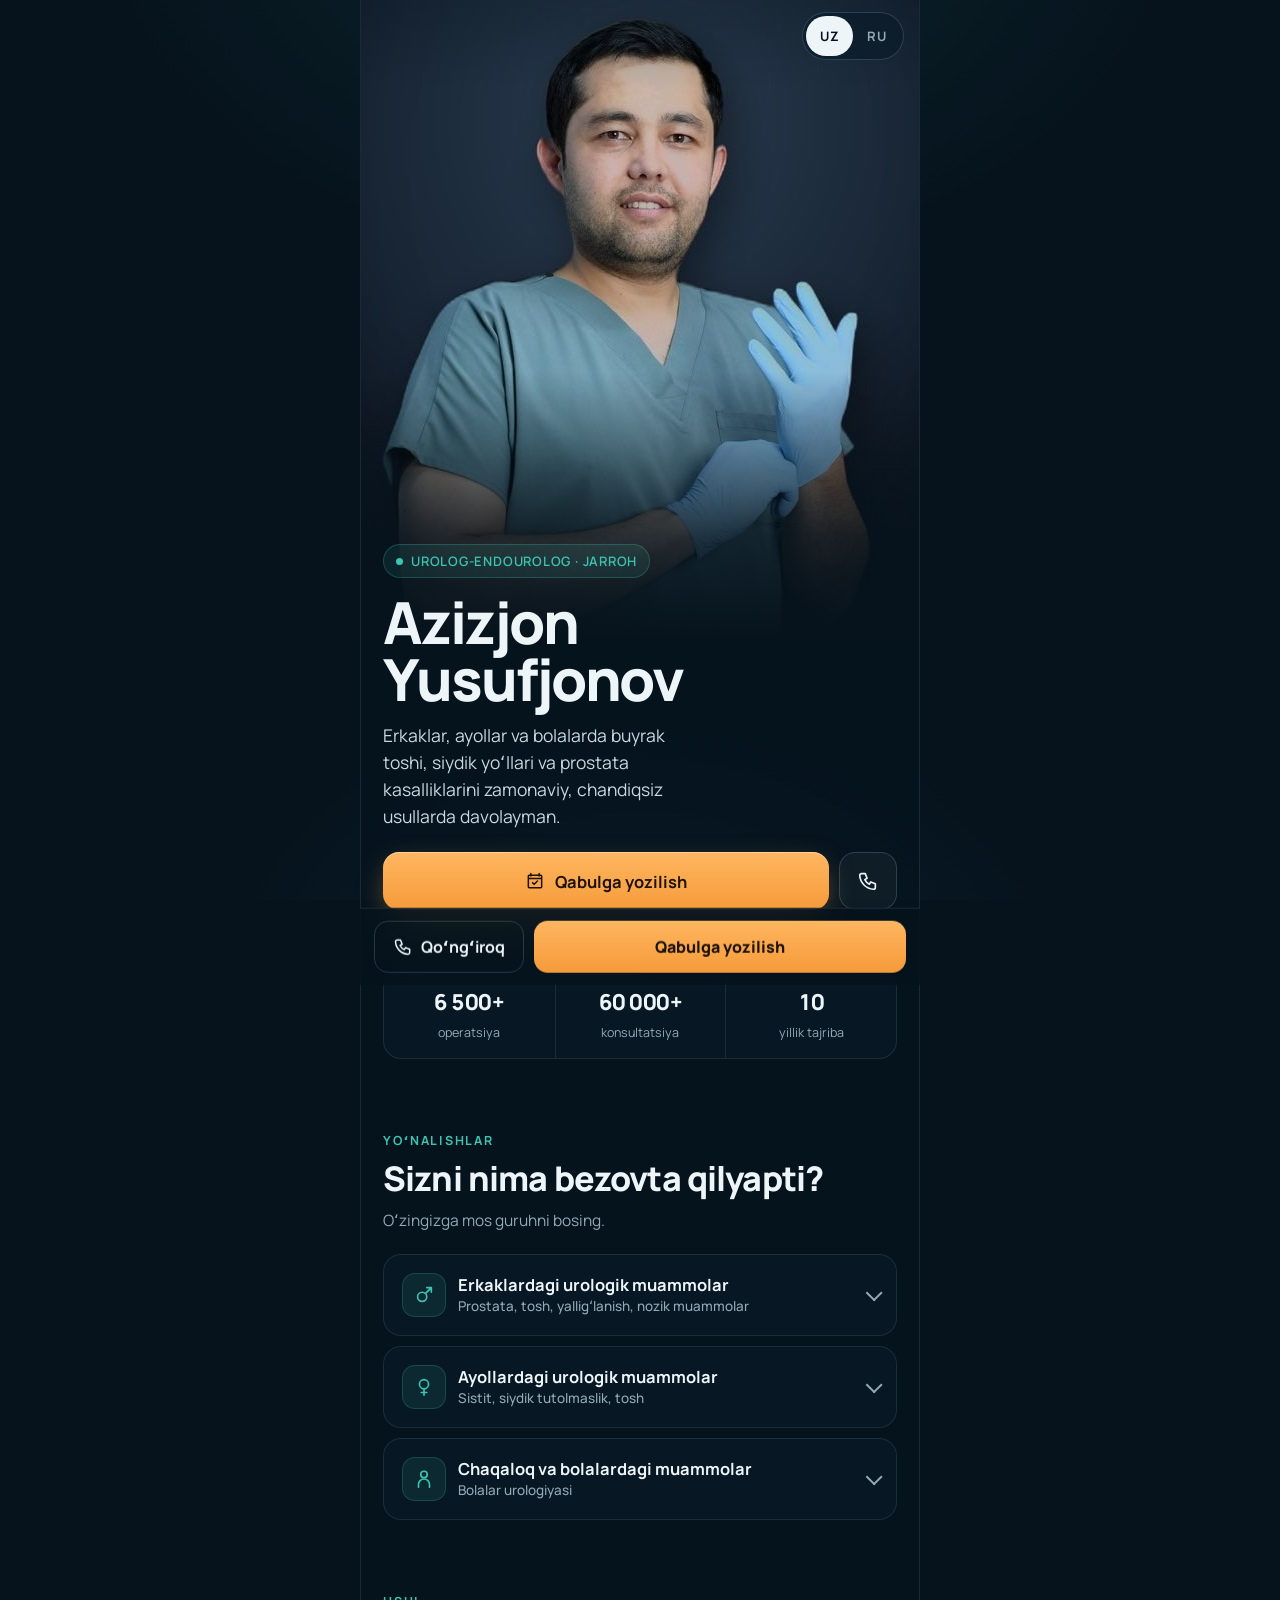
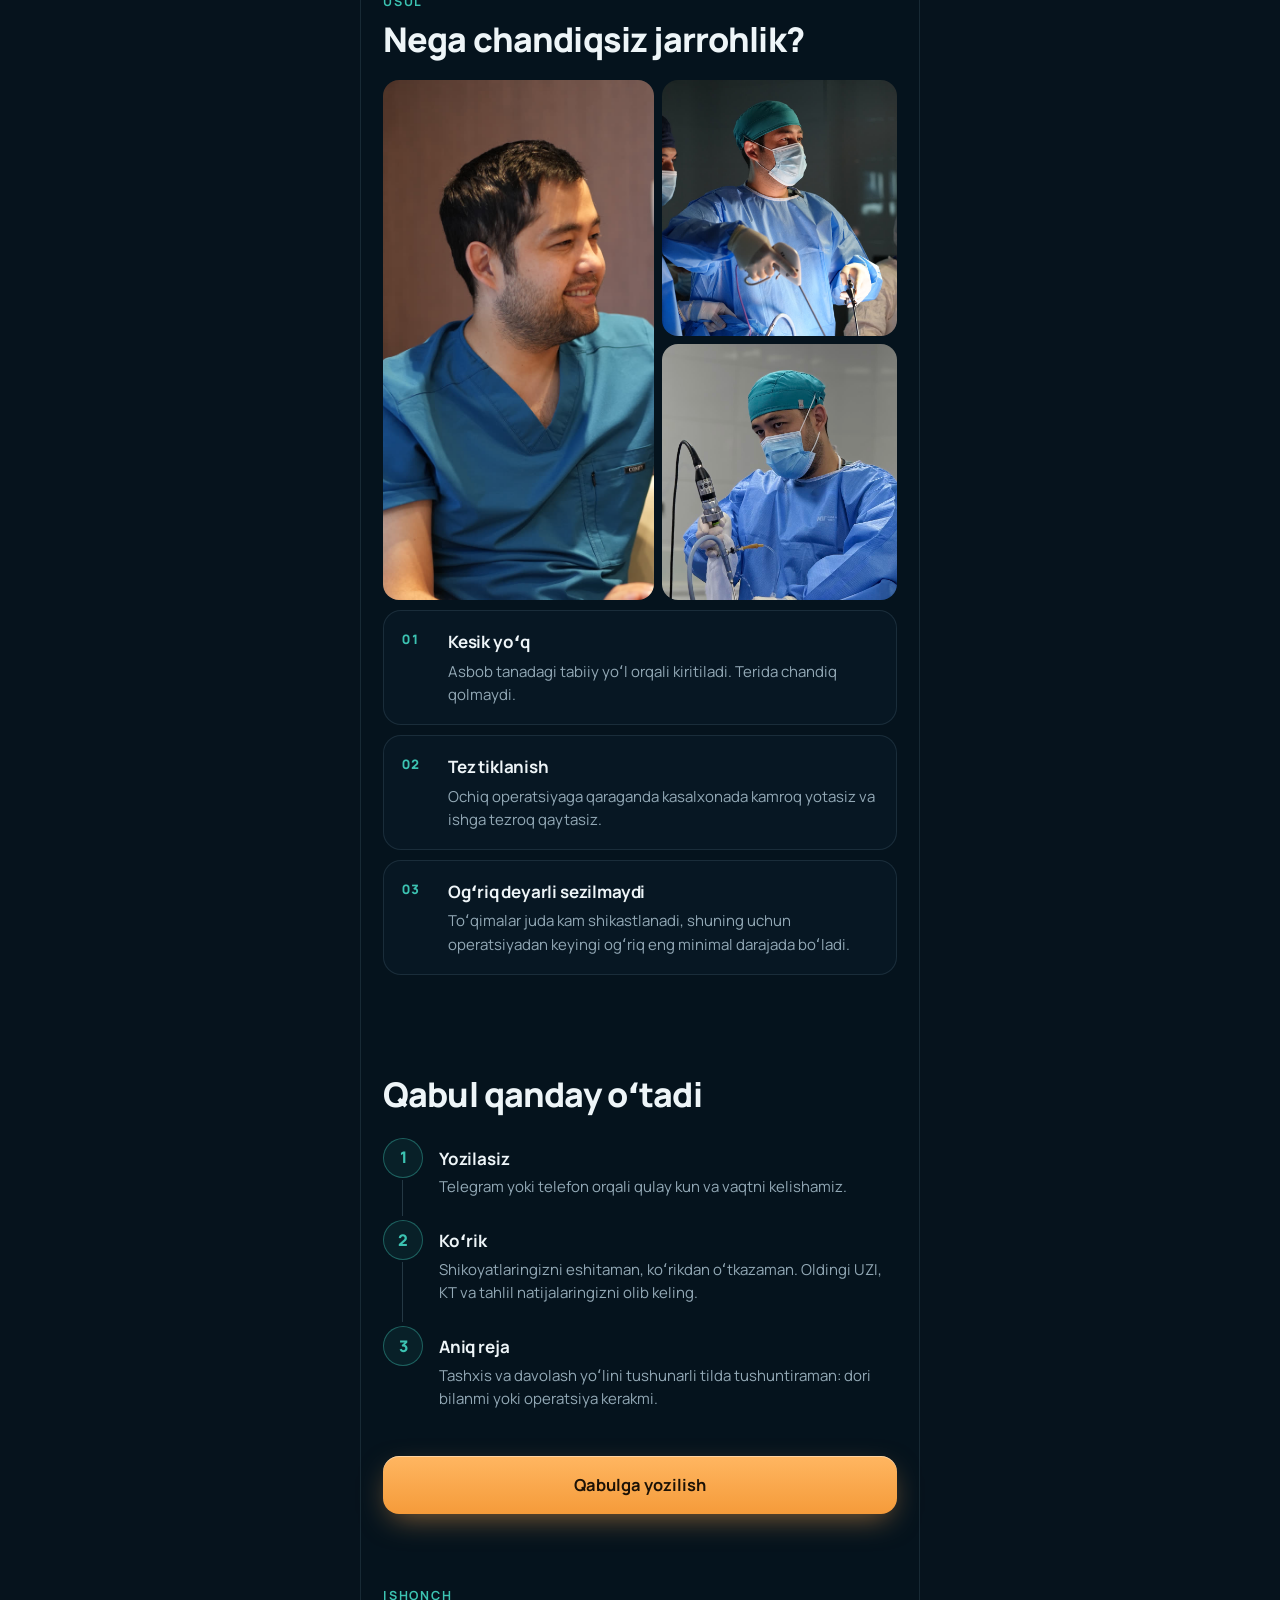
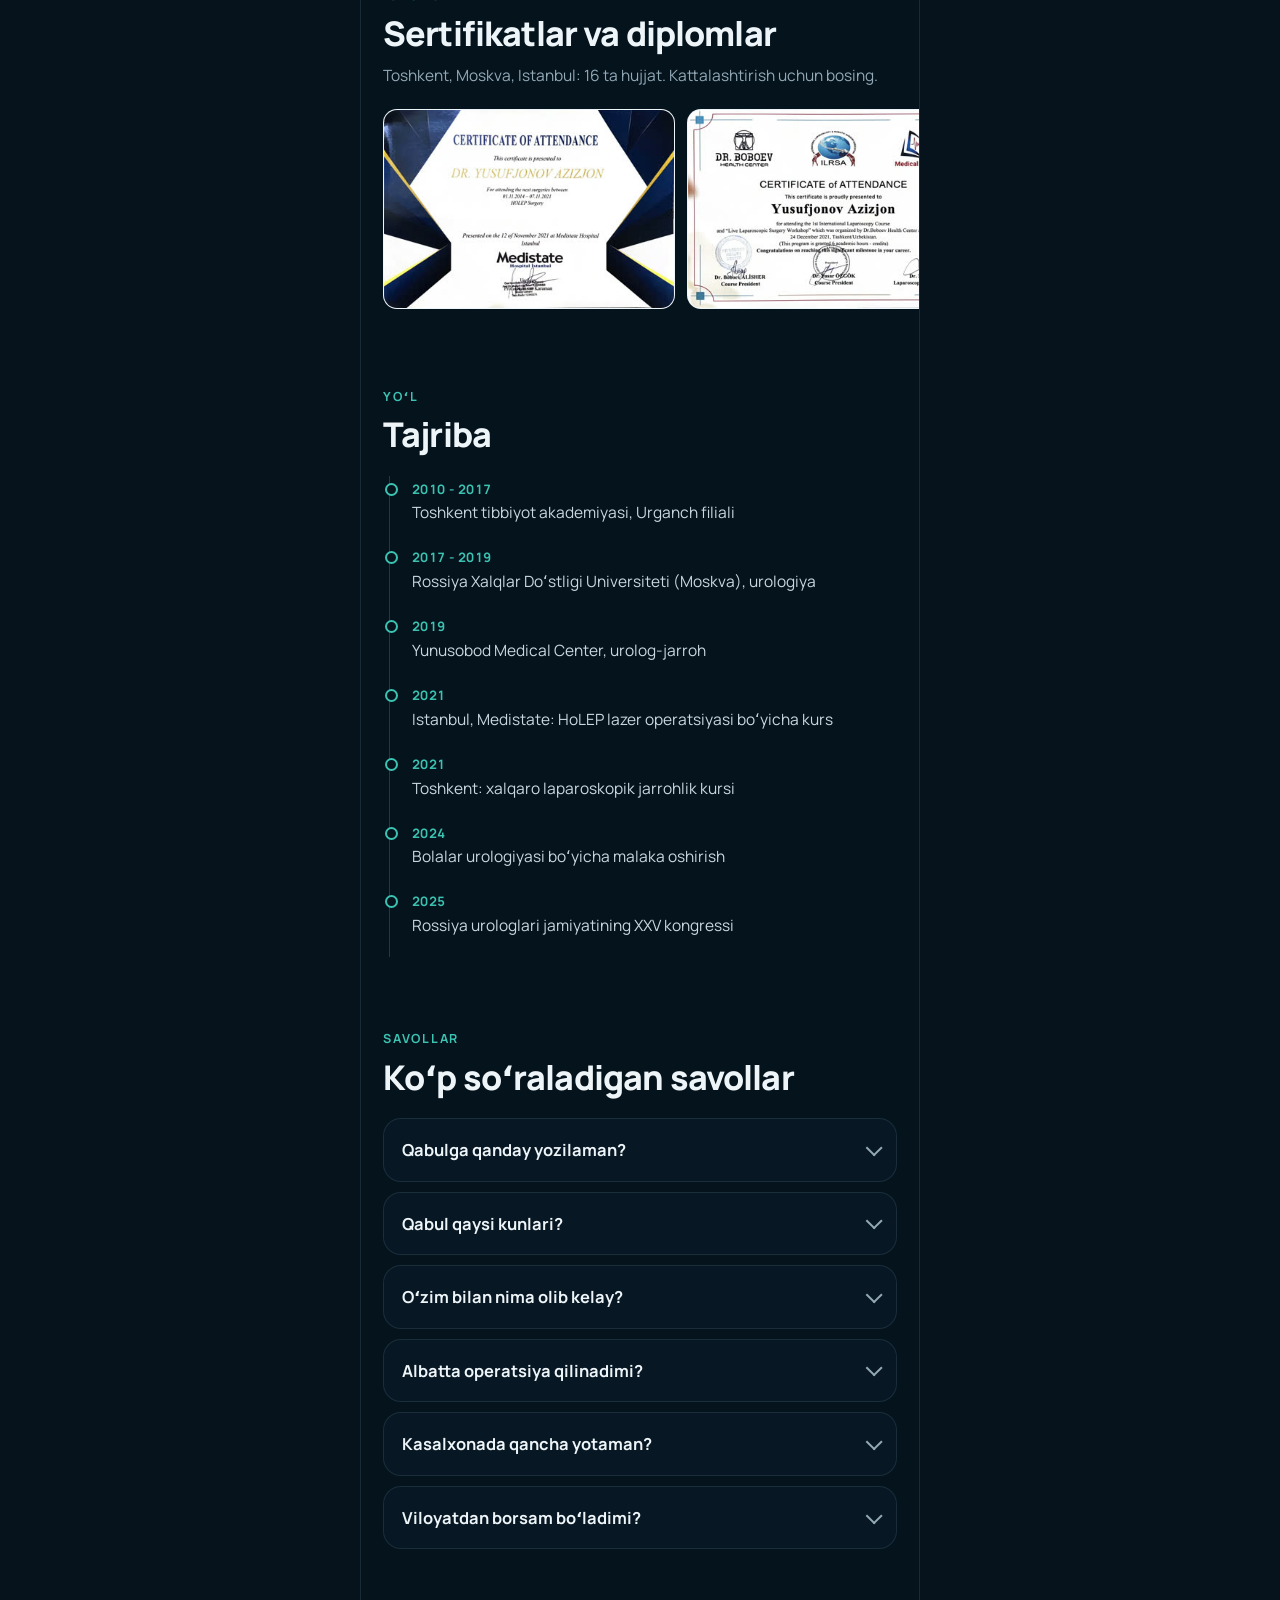
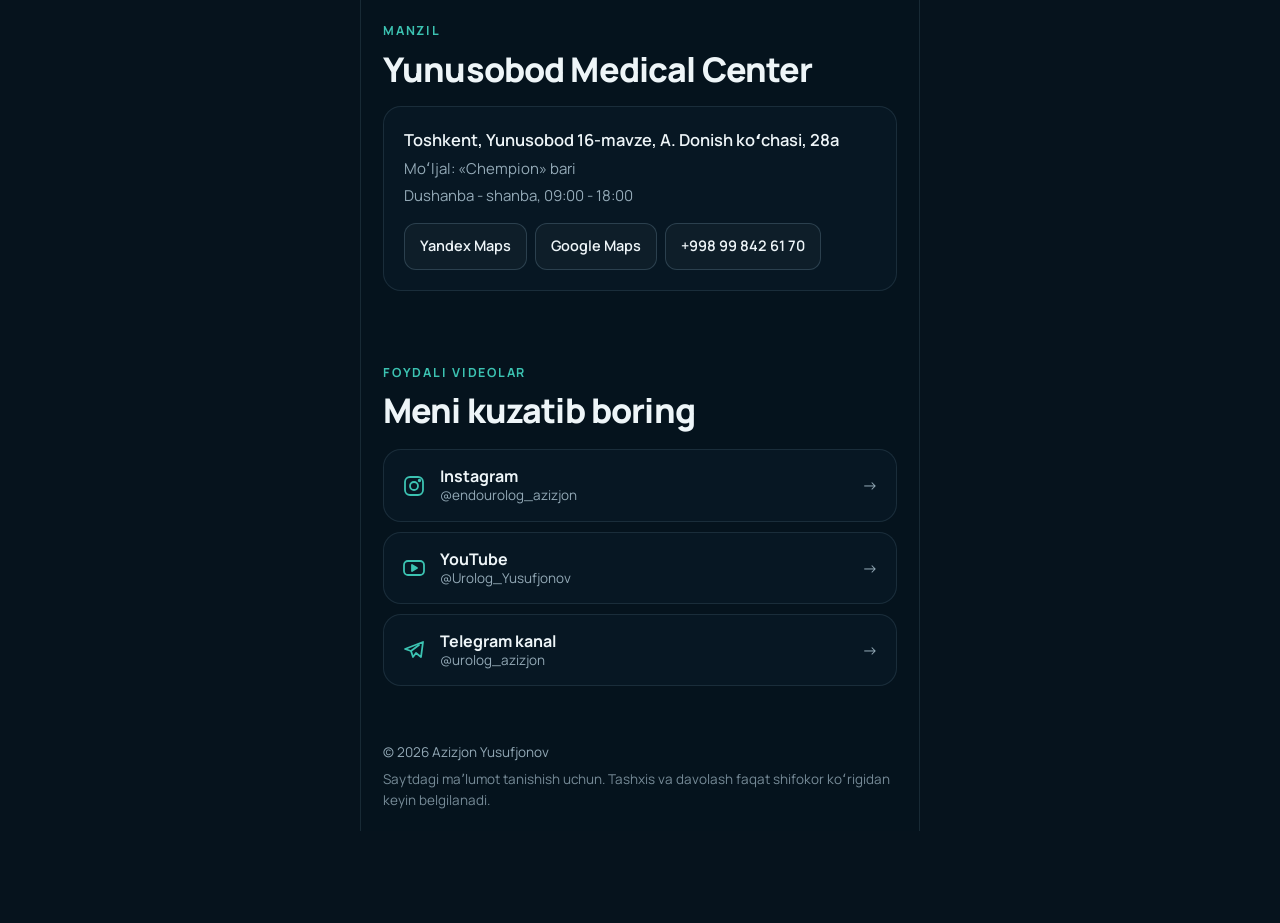
<file: site/index.html>
<!DOCTYPE html>
<html lang="uz">
<head>
<meta charset="utf-8">
<meta name="viewport" content="width=device-width, initial-scale=1, viewport-fit=cover">
<title>Azizjon Yusufjonov - urolog-endourolog, Toshkent</title>
<meta name="description" content="Urolog-endourolog Azizjon Yusufjonov. Buyrak toshi, prostata va siydik yoʻllari kasalliklarini endoskopik, chandiqsiz usulda davolash. Yunusobod Medical Center, Toshkent.">
<meta name="theme-color" content="#06131d">
<meta property="og:type" content="website">
<meta property="og:title" content="Azizjon Yusufjonov - urolog-endourolog">
<meta property="og:description" content="Buyrak toshi, prostata va siydik yoʻllari kasalliklarini chandiqsiz usulda davolash. Qabulga yoziling.">
<meta property="og:image" content="https://abdulatifov.github.io/dr-azizjon/img/doktor.jpg">
<meta property="og:url" content="https://abdulatifov.github.io/dr-azizjon/">
<link rel="canonical" href="https://abdulatifov.github.io/dr-azizjon/">
<link rel="icon" href="img/avatar.jpg">
<link rel="preconnect" href="https://fonts.googleapis.com">
<link rel="preconnect" href="https://fonts.gstatic.com" crossorigin>
<link href="https://fonts.googleapis.com/css2?family=Manrope:wght@400;500;600;700;800&display=swap" rel="stylesheet">
<link rel="preload" as="image" href="img/doktor.jpg">
<link rel="stylesheet" href="style.css">
<script type="application/ld+json">
{"@context":"https://schema.org","@type":"Physician","name":"Azizjon Yusufjonov","medicalSpecialty":"Urologic","telephone":"+998998426170","image":"https://abdulatifov.github.io/dr-azizjon/img/doktor.jpg",
"address":{"@type":"PostalAddress","streetAddress":"Yunusobod 16-mavze, A. Donish koʻchasi, 28a","addressLocality":"Toshkent","addressCountry":"UZ"},
"geo":{"@type":"GeoCoordinates","latitude":41.383114,"longitude":69.2984859},
"sameAs":["https://www.instagram.com/endourolog_azizjon/","https://www.youtube.com/@Urolog_Yusufjonov","https://t.me/urolog_azizjon"]}
</script>
</head>
<body>

<header class="top">
  <a class="brand" href="#">
    <img src="img/avatar.jpg" alt="" width="32" height="32">
    <span>Dr. Azizjon</span>
  </a>
  <div class="lang" role="group" aria-label="Til / Язык">
    <button data-lang="uz" aria-pressed="true">UZ</button>
    <button data-lang="ru" aria-pressed="false">RU</button>
  </div>
</header>

<main>

<!-- HERO -->
<section class="hero">
  <div class="hero-photo">
    <img src="img/doktor.jpg" alt="Doktor Azizjon Yusufjonov" width="640" height="640" fetchpriority="high">
  </div>
  <div class="hero-body wrap">
    <p class="kicker"><span class="dot"></span><span data-i18n="kicker">Urolog-endourolog · jarroh</span></p>
    <h1><span data-i18n="n1">Azizjon</span><br><span data-i18n="n2">Yusufjonov</span></h1>
    <p class="lead" data-i18n="lead">Erkaklar, ayollar va bolalarda buyrak toshi, siydik yoʻllari va prostata kasalliklarini zamonaviy, chandiqsiz usullarda davolayman.</p>

    <div class="cta-row" id="heroCta">
      <button class="btn btn-main" data-open="book">
        <svg viewBox="0 0 24 24" aria-hidden="true"><path d="M7 3v3M17 3v3M4 9h16M5 5h14a1 1 0 0 1 1 1v13a1 1 0 0 1-1 1H5a1 1 0 0 1-1-1V6a1 1 0 0 1 1-1Zm4 9 2 2 4-4"/></svg>
        <span data-i18n="book">Qabulga yozilish</span>
      </button>
      <a class="btn btn-ghost btn-sq" href="tel:+998998426170" data-track="call-hero" aria-label="Qoʻngʻiroq qilish" data-i18n-aria="a_call">
        <svg viewBox="0 0 24 24" aria-hidden="true"><path d="M5 4h4l2 5-2.5 1.5a11 11 0 0 0 5 5L15 13l5 2v4a2 2 0 0 1-2 2A16 16 0 0 1 3 6a2 2 0 0 1 2-2"/></svg>
      </a>
    </div>
    <p class="where"><svg viewBox="0 0 24 24" aria-hidden="true"><path d="M12 21s-7-6.2-7-11a7 7 0 0 1 14 0c0 4.8-7 11-7 11Z"/><circle cx="12" cy="10" r="2.5"/></svg><span data-i18n="where">Yunusobod Medical Center, Toshkent</span></p>

    <ul class="stats">
      <li><b>6 500+</b><span data-i18n="st1">operatsiya</span></li>
      <li><b>60 000+</b><span data-i18n="st2">konsultatsiya</span></li>
      <li><b>10</b><span data-i18n="st3">yillik tajriba</span></li>
    </ul>
  </div>
</section>

<!-- PROBLEMS -->
<section class="sec wrap" id="muammo">
  <p class="eyebrow" data-i18n="p_eye">Yoʻnalishlar</p>
  <h2 data-i18n="p_h">Sizni nima bezovta qilyapti?</h2>
  <p class="sub" data-i18n="p_sub">Oʻzingizga mos guruhni bosing.</p>

  <div class="acc groups">
    <details>
      <summary><span class="g-ic" aria-hidden="true"><svg viewBox="0 0 24 24"><circle cx="10" cy="14" r="5"/><path d="M14 10l6-6M15 4h5v5"/></svg></span><span class="g-t"><b data-i18n="g1">Erkaklardagi urologik muammolar</b><small data-i18n="g1s">Prostata, tosh, yalligʻlanish, nozik muammolar</small></span></summary>
      <div class="acc-body">
        <ul class="ilist">
          <li data-i18n="g1i1"><b>Prostata bezi kattalashuvi:</b> kechasi tez-tez hojatga turish, siydik oqimi sustlashgani, toʻliq boʻshamaganlik hissi. Zamonaviy endoskopik usullar, jumladan HoLEP lazer operatsiyasi bilan davolanadi.</li>
          <li data-i18n="g1i2"><b>Buyrak va siydik yoʻli toshi:</b> belda yoki qorin yonida tutib-tutib ogʻriq, siydikda qon. Koʻp hollarda tosh kesiksiz, endoskop bilan maydalab olinadi.</li>
          <li data-i18n="g1i3"><b>Yalligʻlanish:</b> siyganda achishish, tez-tez siydik kelishi, qorin pastida ogʻriq.</li>
          <li data-i18n="g1i4"><b>Erkaklar salomatligi:</b> nozik muammolar maxfiy va hurmat bilan koʻriladi. Uyalmang, bu oddiy tibbiy savol.</li>
        </ul>
        <button class="link-btn" data-open="book" data-i18n="p_btn">Shu muammo bilan yozilish →</button>
      </div>
    </details>
    <details>
      <summary><span class="g-ic" aria-hidden="true"><svg viewBox="0 0 24 24"><circle cx="12" cy="9" r="5"/><path d="M12 14v7M9 18h6"/></svg></span><span class="g-t"><b data-i18n="g2">Ayollardagi urologik muammolar</b><small data-i18n="g2s">Sistit, siydik tutolmaslik, tosh</small></span></summary>
      <div class="acc-body">
        <ul class="ilist">
          <li data-i18n="g2i1"><b>Qayta-qayta qoʻzgʻaladigan sistit:</b> siyganda achishish, tez-tez hojatga borish. Takrorlanayotgan boʻlsa, sababini topib davolash kerak.</li>
          <li data-i18n="g2i2"><b>Siydikni tutolmaslik:</b> yoʻtalganda, kulganda yoki zoʻriqqanda siydik chiqib ketishi.</li>
          <li data-i18n="g2i3"><b>Buyrak va siydik yoʻli toshi:</b> tutib-tutib ogʻriq, siydikda qon. Koʻp hollarda kesiksiz usulda olib tashlanadi.</li>
          <li data-i18n="g2i4">Koʻrik ehtiyotkorlik va hurmat bilan, maxfiy oʻtadi.</li>
        </ul>
        <button class="link-btn" data-open="book" data-i18n="p_btn">Shu muammo bilan yozilish →</button>
      </div>
    </details>
    <details>
      <summary><span class="g-ic" aria-hidden="true"><svg viewBox="0 0 24 24"><circle cx="12" cy="7" r="3.5"/><path d="M6 21v-3a6 6 0 0 1 12 0v3"/></svg></span><span class="g-t"><b data-i18n="g3">Chaqaloq va bolalardagi muammolar</b><small data-i18n="g3s">Bolalar urologiyasi</small></span></summary>
      <div class="acc-body">
        <ul class="ilist">
          <li data-i18n="g3i1"><b>Tugʻma oʻzgarishlar:</b> chaqaloqlik va bolalik davrida aniqlanadigan urologik nuqsonlar boʻyicha koʻrik va davolash.</li>
          <li data-i18n="g3i5"><b>Buyrak va siydik yoʻli toshi:</b> bolada qorin yoki belda ogʻriq, siydikda qon, tez-tez bezovtalanish. Bolalarda ham tosh koʻp hollarda kesiksiz, endoskop bilan olib tashlanadi.</li>
          <li data-i18n="g3i2"><b>Siydik yoʻli infeksiyalari:</b> bolada isitma, siyganda yigʻlash yoki bezovtalanish.</li>
          <li data-i18n="g3i3"><b>Siydik chiqarishdagi muammolar:</b> tez-tez yoki qiynalib siyish, kechasi siydik tutolmaslik.</li>
          <li data-i18n="g3i4">Bolalar urologiyasi boʻyicha maxsus malaka oshirgan.</li>
        </ul>
        <button class="link-btn" data-open="book" data-i18n="p_btn">Shu muammo bilan yozilish →</button>
      </div>
    </details>
  </div>
</section>

<!-- WHY ENDOSCOPIC -->
<section class="sec wrap" id="usul">
  <p class="eyebrow" data-i18n="w_eye">Usul</p>
  <h2 data-i18n="w_h">Nega chandiqsiz jarrohlik?</h2>
  <div class="strip" aria-hidden="true">
    <img src="img/jarrohlik3.jpg" alt="" loading="lazy" width="900" height="1156">
    <img src="img/jarrohlik2.jpg" alt="" loading="lazy" width="900" height="1350">
    <img src="img/jarrohlik1.jpg" alt="" loading="lazy" width="900" height="1200">
  </div>
  <div class="cards">
    <div class="card"><b>01</b><h3 data-i18n="w1">Kesik yoʻq</h3><p data-i18n="w1t">Asbob tanadagi tabiiy yoʻl orqali kiritiladi. Terida chandiq qolmaydi.</p></div>
    <div class="card"><b>02</b><h3 data-i18n="w2">Tez tiklanish</h3><p data-i18n="w2t">Ochiq operatsiyaga qaraganda kasalxonada kamroq yotasiz va ishga tezroq qaytasiz.</p></div>
    <div class="card"><b>03</b><h3 data-i18n="w3">Ogʻriq deyarli sezilmaydi</h3><p data-i18n="w3t">Toʻqimalar juda kam shikastlanadi, shuning uchun operatsiyadan keyingi ogʻriq eng minimal darajada boʻladi.</p></div>
  </div>
</section>

<!-- HOW IT WORKS -->
<section class="sec wrap" id="qabul">
  <p class="eyebrow" data-i18n="h_eye">Qabul</p>
  <h2 data-i18n="h_h">Qabul qanday oʻtadi</h2>
  <ol class="steps">
    <li><span>1</span><div><h3 data-i18n="h1">Yozilasiz</h3><p data-i18n="h1t">Telegram yoki telefon orqali qulay kun va vaqtni kelishamiz.</p></div></li>
    <li><span>2</span><div><h3 data-i18n="h2">Koʻrik</h3><p data-i18n="h2t">Shikoyatlaringizni eshitaman, koʻrikdan oʻtkazaman. Oldingi UZI, KT va tahlil natijalaringizni olib keling.</p></div></li>
    <li><span>3</span><div><h3 data-i18n="h3">Aniq reja</h3><p data-i18n="h3t">Tashxis va davolash yoʻlini tushunarli tilda tushuntiraman: dori bilanmi yoki operatsiya kerakmi.</p></div></li>
  </ol>
  <button class="btn btn-main btn-wide" data-open="book"><span data-i18n="book">Qabulga yozilish</span></button>
</section>

<!-- CERTIFICATES -->
<section class="sec" id="sertifikat">
  <div class="wrap">
    <p class="eyebrow" data-i18n="c_eye">Ishonch</p>
    <h2 data-i18n="c_h">Sertifikatlar va diplomlar</h2>
    <p class="sub" data-i18n="c_sub">Toshkent, Moskva, Istanbul: 16 ta hujjat. Kattalashtirish uchun bosing.</p>
  </div>
  <div class="gallery" id="gallery"></div>
</section>

<!-- PATH -->
<section class="sec wrap" id="tajriba">
  <p class="eyebrow" data-i18n="t_eye">Yoʻl</p>
  <h2 data-i18n="t_h">Tajriba</h2>
  <ul class="timeline">
    <li><time>2010 - 2017</time><p data-i18n="t1">Toshkent tibbiyot akademiyasi, Urganch filiali</p></li>
    <li><time>2017 - 2019</time><p data-i18n="t2">Rossiya Xalqlar Doʻstligi Universiteti (Moskva), urologiya</p></li>
    <li><time>2019</time><p data-i18n="t3">Yunusobod Medical Center, urolog-jarroh</p></li>
    <li><time>2021</time><p data-i18n="t4">Istanbul, Medistate: HoLEP lazer operatsiyasi boʻyicha kurs</p></li>
    <li><time>2021</time><p data-i18n="t5">Toshkent: xalqaro laparoskopik jarrohlik kursi</p></li>
    <li><time>2024</time><p data-i18n="t6">Bolalar urologiyasi boʻyicha malaka oshirish</p></li>
    <li><time>2025</time><p data-i18n="t7">Rossiya urologlari jamiyatining XXV kongressi</p></li>
  </ul>
</section>

<!-- FAQ -->
<section class="sec wrap" id="savollar">
  <p class="eyebrow" data-i18n="f_eye">Savollar</p>
  <h2 data-i18n="f_h">Koʻp soʻraladigan savollar</h2>
  <div class="acc faq">
    <details><summary data-i18n="q1">Qabulga qanday yozilaman?</summary><div class="acc-body"><p data-i18n="q1t">"Qabulga yozilish" tugmasini bosing va qulay yoʻlni tanlang: Telegram, Instagram yoki telefon.</p></div></details>
    <details><summary data-i18n="q2">Qabul qaysi kunlari?</summary><div class="acc-body"><p data-i18n="q2t">Dushanbadan shanbagacha, soat 09:00 dan 18:00 gacha. Yakshanba dam olish kuni.</p></div></details>
    <details><summary data-i18n="q3">Oʻzim bilan nima olib kelay?</summary><div class="acc-body"><p data-i18n="q3t">Oldingi UZI, KT, tahlil natijalari va ichayotgan dorilaringiz roʻyxati. Hech narsa boʻlmasa ham kelavering, kerakli tekshiruvni oʻzim belgilayman.</p></div></details>
    <details><summary data-i18n="q4">Albatta operatsiya qilinadimi?</summary><div class="acc-body"><p data-i18n="q4t">Yoʻq. Koʻp holatlar dori va kuzatuv bilan davolanadi. Operatsiya faqat haqiqatan kerak boʻlganda tavsiya qilinadi.</p></div></details>
    <details><summary data-i18n="q5">Kasalxonada qancha yotaman?</summary><div class="acc-body"><p data-i18n="q5t">Endoskopik operatsiyadan keyin odatda 1 kun. Koʻpchilik bemorlar ertasi kuni uyga ketadi.</p></div></details>
    <details><summary data-i18n="q7">Viloyatdan borsam boʻladimi?</summary><div class="acc-body"><p data-i18n="q7t">Ha, albatta! Bemorlarimizning koʻpchiligi viloyatlardan keladi. Avval Telegramga yozing, tahlillaringizni yuboring. Kelish kunini birga kelishib olamiz, shunda yoʻlga bemalol, ishonch bilan chiqasiz.</p></div></details>
  </div>
</section>

<!-- LOCATION -->
<section class="sec wrap" id="manzil">
  <p class="eyebrow" data-i18n="l_eye">Manzil</p>
  <h2>Yunusobod Medical Center</h2>
  <div class="loc">
    <p class="addr" data-i18n="addr">Toshkent, Yunusobod 16-mavze, A. Donish koʻchasi, 28a</p>
    <p class="addr2" data-i18n="addr2">Moʻljal: «Chempion» bari</p>
    <p class="addr2" data-i18n="hours">Dushanba - shanba, 09:00 - 18:00</p>
    <div class="loc-btns">
      <a class="chip" href="https://yandex.uz/maps/?pt=69.2984859,41.383114&z=17&l=map" target="_blank" rel="noopener" data-track="yandex">Yandex Maps</a>
      <a class="chip" href="https://www.google.com/maps/place/Yunusobad+Medical+Center/@41.383114,69.2984859,17z" target="_blank" rel="noopener" data-track="google">Google Maps</a>
      <a class="chip" href="tel:+998998426170" data-track="call-loc">+998 99 842 61 70</a>
    </div>
  </div>
</section>

<!-- SOCIAL -->
<section class="sec wrap" id="tarmoq">
  <p class="eyebrow" data-i18n="s_eye">Foydali videolar</p>
  <h2 data-i18n="s_h">Meni kuzatib boring</h2>
  <div class="social">
    <a href="https://www.instagram.com/endourolog_azizjon/" target="_blank" rel="noopener" data-track="instagram">
      <svg viewBox="0 0 24 24" aria-hidden="true"><rect x="3" y="3" width="18" height="18" rx="5"/><circle cx="12" cy="12" r="4"/><circle cx="17.5" cy="6.5" r=".8" fill="currentColor"/></svg>
      <span><b>Instagram</b><small>@endourolog_azizjon</small></span><i>→</i></a>
    <a href="https://www.youtube.com/@Urolog_Yusufjonov" target="_blank" rel="noopener" data-track="youtube">
      <svg viewBox="0 0 24 24" aria-hidden="true"><rect x="2" y="5" width="20" height="14" rx="4"/><path d="m10 9 5 3-5 3z" fill="currentColor"/></svg>
      <span><b>YouTube</b><small>@Urolog_Yusufjonov</small></span><i>→</i></a>
    <a href="https://t.me/urolog_azizjon" target="_blank" rel="noopener" data-track="tg-channel">
      <svg viewBox="0 0 24 24" aria-hidden="true"><path d="M21 4 3 11l6 2 2 6 3-4 5 4z"/><path d="m9 13 8-6"/></svg>
      <span><b data-i18n="tgch">Telegram kanal</b><small>@urolog_azizjon</small></span><i>→</i></a>
  </div>
</section>

<footer class="foot wrap">
  <p>© 2026 Azizjon Yusufjonov</p>
  <p class="muted" data-i18n="disc">Saytdagi maʼlumot tanishish uchun. Tashxis va davolash faqat shifokor koʻrigidan keyin belgilanadi.</p>
</footer>

</main>

<!-- STICKY BAR -->
<nav class="dock" id="dock" aria-label="Tezkor aloqa" data-i18n-aria="a_dock">
  <a href="tel:+998998426170" class="dock-call" data-track="call-dock">
    <svg viewBox="0 0 24 24" aria-hidden="true"><path d="M5 4h4l2 5-2.5 1.5a11 11 0 0 0 5 5L15 13l5 2v4a2 2 0 0 1-2 2A16 16 0 0 1 3 6a2 2 0 0 1 2-2"/></svg>
    <span data-i18n="call">Qoʻngʻiroq</span></a>
  <button class="dock-book" data-open="book"><span data-i18n="book">Qabulga yozilish</span></button>
</nav>

<!-- BOOKING SHEET -->
<div class="sheet" id="book" role="dialog" aria-modal="true" aria-labelledby="bookTitle" hidden>
  <div class="sheet-bg" data-close></div>
  <div class="sheet-panel">
    <div class="grab"></div>
    <h2 id="bookTitle" data-i18n="b_h">Qanday bogʻlanamiz?</h2>
    <p class="sub" data-i18n="b_sub">Oʻzingizga qulayini tanlang. Odatda bir necha soat ichida javob beramiz.</p>
    <div class="opts">
      <a href="https://t.me/endourolog_azizjon_bot" target="_blank" rel="noopener" data-track="book-bot" class="opt opt-main">
        <span class="o-ic"><svg viewBox="0 0 24 24"><path d="M21 4 3 11l6 2 2 6 3-4 5 4z"/><path d="m9 13 8-6"/></svg></span>
        <span><b data-i18n="b1">Telegram bot orqali</b><small data-i18n="b1t">Savolingizni yuboring, yozilish tez</small></span></a>
      <a href="https://t.me/Urologist_dr_Aziz" target="_blank" rel="noopener" data-track="book-tg" class="opt">
        <span class="o-ic"><svg viewBox="0 0 24 24"><path d="M4 5h16v11H8l-4 4z"/></svg></span>
        <span><b data-i18n="b2">Doktorga Telegramda yozish</b><small>@Urologist_dr_Aziz</small></span></a>
      <a href="https://ig.me/m/endourolog_azizjon" target="_blank" rel="noopener" data-track="book-ig" class="opt">
        <span class="o-ic"><svg viewBox="0 0 24 24"><rect x="3" y="3" width="18" height="18" rx="5"/><circle cx="12" cy="12" r="4"/></svg></span>
        <span><b data-i18n="b3">Instagramda yozish</b><small>@endourolog_azizjon</small></span></a>
      <a href="tel:+998998426170" data-track="book-call" class="opt">
        <span class="o-ic"><svg viewBox="0 0 24 24"><path d="M5 4h4l2 5-2.5 1.5a11 11 0 0 0 5 5L15 13l5 2v4a2 2 0 0 1-2 2A16 16 0 0 1 3 6a2 2 0 0 1 2-2"/></svg></span>
        <span><b data-i18n="b4">Qoʻngʻiroq qilish</b><small>+998 99 842 61 70</small></span></a>
    </div>
    <button class="sheet-x" data-close data-i18n="close">Yopish</button>
  </div>
</div>

<!-- LIGHTBOX -->
<div class="lb" id="lb" hidden>
  <button class="lb-x" data-lbclose aria-label="Yopish" data-i18n-aria="close">×</button>
  <button class="lb-nav lb-prev" aria-label="Oldingi" data-i18n-aria="a_prev">‹</button>
  <img alt="">
  <button class="lb-nav lb-next" aria-label="Keyingi" data-i18n-aria="a_next">›</button>
  <p class="lb-count"></p>
</div>

<script src="app.js" defer></script>
</body>
</html>
</file>
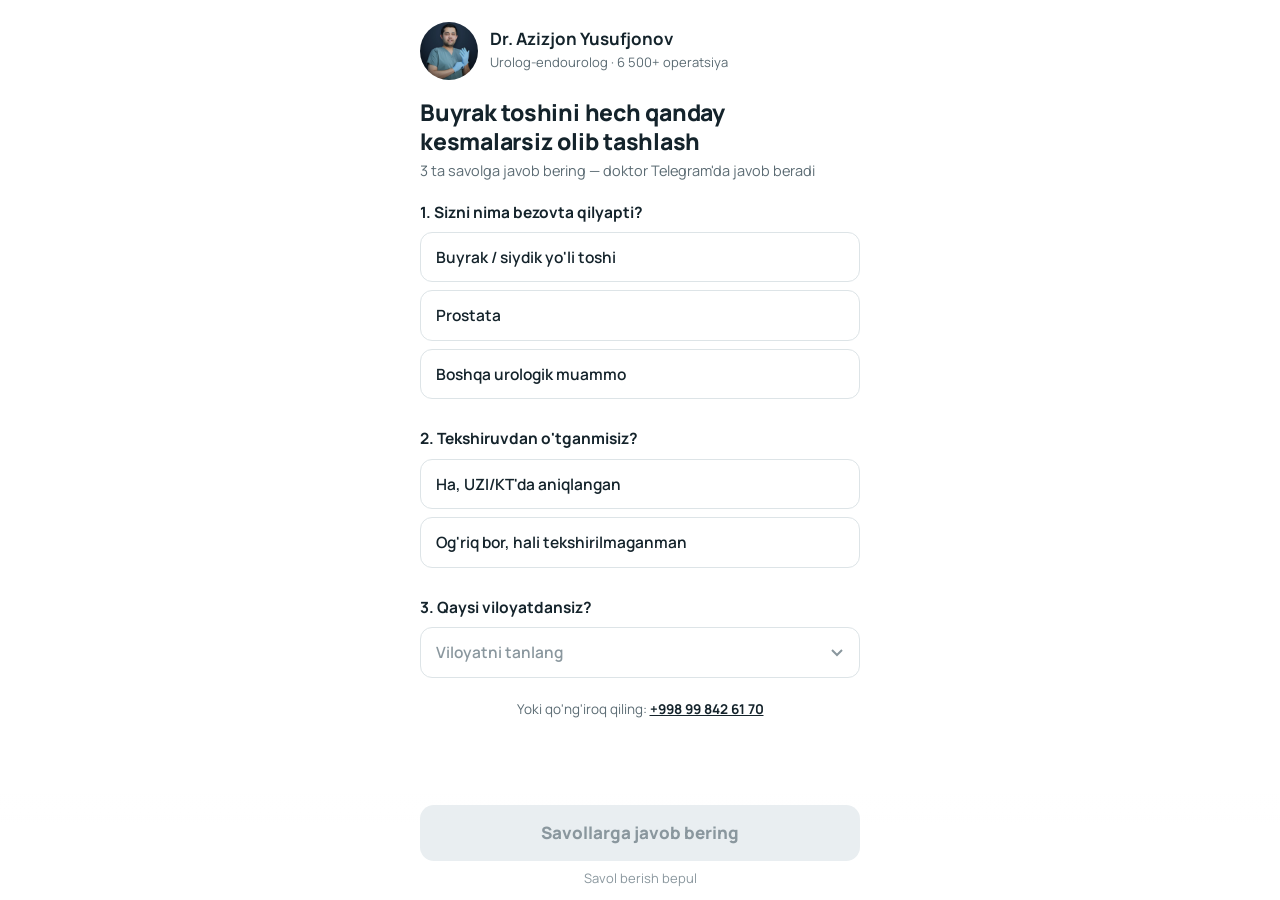
<file: site/yozilish/index.html>
<!DOCTYPE html>
<html lang="uz">
<head>
<meta charset="utf-8">
<meta name="viewport" content="width=device-width, initial-scale=1, viewport-fit=cover">
<title>Doktorga yozish - Dr. Azizjon Yusufjonov</title>
<meta name="description" content="Buyrak toshini hech qanday kesmalarsiz olib tashlash. 3 ta savolga javob bering va doktorga Telegram'da yozing.">
<meta name="robots" content="noindex">
<meta name="theme-color" content="#ffffff">
<link rel="icon" href="../img/avatar.jpg">
<link rel="preconnect" href="https://fonts.googleapis.com">
<link rel="preconnect" href="https://fonts.gstatic.com" crossorigin>
<link href="https://fonts.googleapis.com/css2?family=Manrope:wght@400;600;700;800&display=swap" rel="stylesheet">

<script>
/* ================== SOZLAMALAR (faqat shu yerni o'zgartiring) ================== */
window.LP = {
  // Meta Pixel ID (Events Manager → Data sources). Bo'sh bo'lsa, Pixel ishlamaydi.
  pixelId: "29233100302991275",
  // Kimga qancha bemor yuboriladi (og'irlik).
  doctors: [
    { username: "Urologist_dr_Aziz",  weight: 30 },   // doktor
    { username: "javlonbeck_mamirov", weight: 70 }    // shogird
  ],
  // Reklamadan kelganini bildiruvchi belgi (xabar oxiriga qo'shiladi)
  tag: "(R)"
};
/* ============================================================================== */
</script>

<!-- Meta Pixel -->
<script>
if (window.LP.pixelId) {
  !function(f,b,e,v,n,t,s){if(f.fbq)return;n=f.fbq=function(){n.callMethod?
  n.callMethod.apply(n,arguments):n.queue.push(arguments)};if(!f._fbq)f._fbq=n;
  n.push=n;n.loaded=!0;n.version='2.0';n.queue=[];t=b.createElement(e);t.async=!0;
  t.src=v;s=b.getElementsByTagName(e)[0];s.parentNode.insertBefore(t,s)}(window,
  document,'script','https://connect.facebook.net/en_US/fbevents.js');
  // Avtomatik tugma kuzatuvi o'chirilgan: u tugma matnini (bemor javoblarini) Meta'ga yuboradi — sog'liq ma'lumoti
  fbq('set', 'autoConfig', false, window.LP.pixelId);
  fbq('init', window.LP.pixelId);
  fbq('track', 'PageView');
}
</script>

<style>
:root{
  --bg:#ffffff; --text:#14232b; --muted:#5b6b73; --line:#dde4e7;
  --ok:#16a34a; --ok-bg:#effaf3; --ok-text:#14532d;
  --tg:#229ed9; --off:#e9eef1; --off-text:#8a979e;
  --safe-b:env(safe-area-inset-bottom,0px);
}
*{box-sizing:border-box;margin:0;padding:0}
html{-webkit-text-size-adjust:100%}
body{font-family:Manrope,system-ui,-apple-system,"Segoe UI",Roboto,sans-serif;background:var(--bg);color:var(--text);line-height:1.45;-webkit-font-smoothing:antialiased;padding-bottom:calc(120px + var(--safe-b))}
main{max-width:480px;margin:0 auto;padding:22px 20px 0}
button{font:inherit;color:inherit;background:none;border:0;cursor:pointer;-webkit-tap-highlight-color:transparent;text-align:left}
:focus-visible{outline:2px solid var(--ok);outline-offset:2px;border-radius:12px}

.hd{display:flex;gap:12px;align-items:center}
.hd img{width:58px;height:58px;border-radius:50%;object-fit:cover;object-position:58% 0;flex:none}
.hd b{display:block;font-size:17px;font-weight:700;line-height:1.2}
.hd small{font-size:13px;color:var(--muted)}
h1{font-size:23px;font-weight:800;line-height:1.25;letter-spacing:-.01em;margin:18px 0 4px}
.sub{font-size:14.5px;color:var(--muted)}

fieldset{border:0;margin-top:20px}
legend{font-size:15.5px;font-weight:700;margin-bottom:9px}
.op{width:100%;display:flex;justify-content:space-between;align-items:center;gap:10px;
  border:1.5px solid var(--line);border-radius:12px;padding:13px 15px;font-size:15.5px;font-weight:600;
  margin-bottom:8px;background:#fff;min-height:50px;transition:border-color .15s,background .15s}
.op::after{content:"";width:18px;height:18px;flex:none}
.op[aria-pressed="true"]{border-color:var(--ok);background:var(--ok-bg);color:var(--ok-text)}
.op[aria-pressed="true"]::after{content:"✓";color:var(--ok);font-weight:800;text-align:center}

select{width:100%;appearance:none;-webkit-appearance:none;font:inherit;font-size:15.5px;font-weight:600;color:var(--text);
  background:#fff url("data:image/svg+xml,%3Csvg xmlns='http://www.w3.org/2000/svg' width='12' height='8'%3E%3Cpath d='M1 1l5 5 5-5' fill='none' stroke='%238a979e' stroke-width='2'/%3E%3C/svg%3E") no-repeat right 16px center;
  border:1.5px solid var(--line);border-radius:12px;padding:13px 15px;min-height:50px}
select:invalid{color:var(--off-text)}
select.on{border-color:var(--ok);background-color:var(--ok-bg);color:var(--ok-text)}
option{color:#000}

.call{margin-top:22px;font-size:13.5px;color:var(--muted);text-align:center}
.call a{color:var(--text);font-weight:700}

.cta{position:fixed;left:0;right:0;bottom:0;padding:12px 20px calc(12px + var(--safe-b));background:linear-gradient(180deg,rgba(255,255,255,0),#fff 28%);z-index:10}
.cta-in{max-width:440px;margin:0 auto}
.btn{width:100%;display:flex;align-items:center;justify-content:center;gap:10px;border-radius:14px;padding:16px;font-size:17px;font-weight:800;min-height:56px;text-align:center;transition:background .2s}
.btn[disabled]{background:var(--off);color:var(--off-text);cursor:not-allowed}
.btn:not([disabled]){background:var(--tg);color:#fff;box-shadow:0 8px 20px rgba(34,158,217,.3)}
.btn svg{width:22px;height:22px;fill:currentColor}
.hint{font-size:13px;color:var(--off-text);text-align:center;margin-top:8px}
</style>
</head>
<body>
<main>
  <div class="hd">
    <img src="../img/doktor.jpg" alt="Doktor Azizjon Yusufjonov" width="58" height="58">
    <div><b>Dr. Azizjon Yusufjonov</b><small>Urolog-endourolog · 6 500+ operatsiya</small></div>
  </div>
  <h1>Buyrak toshini hech qanday kesmalarsiz olib tashlash</h1>
  <p class="sub">3 ta savolga javob bering — doktor Telegram'da javob beradi</p>

  <fieldset id="q1">
    <legend>1. Sizni nima bezovta qilyapti?</legend>
    <button type="button" class="op" aria-pressed="false" data-v="Buyrak / siydik yo'li toshi">Buyrak / siydik yo'li toshi</button>
    <button type="button" class="op" aria-pressed="false" data-v="Prostata">Prostata</button>
    <button type="button" class="op" aria-pressed="false" data-v="Boshqa urologik muammo">Boshqa urologik muammo</button>
  </fieldset>

  <fieldset id="q2">
    <legend>2. Tekshiruvdan o'tganmisiz?</legend>
    <button type="button" class="op" aria-pressed="false" data-v="UZI/KT'da aniqlangan">Ha, UZI/KT'da aniqlangan</button>
    <button type="button" class="op" aria-pressed="false" data-v="og'riq bor, hali tekshirilmaganman">Og'riq bor, hali tekshirilmaganman</button>
  </fieldset>

  <fieldset id="q3">
    <legend><label for="city">3. Qaysi viloyatdansiz?</label></legend>
    <select id="city" required>
      <option value="" disabled selected>Viloyatni tanlang</option>
      <option>Toshkent shahri</option><option>Toshkent viloyati</option><option>Andijon</option><option>Buxoro</option>
      <option>Farg'ona</option><option>Jizzax</option><option>Xorazm</option><option>Namangan</option><option>Navoiy</option>
      <option>Qashqadaryo</option><option>Qoraqalpog'iston</option><option>Samarqand</option><option>Sirdaryo</option>
      <option>Surxondaryo</option><option>Boshqa davlat</option>
    </select>
  </fieldset>

  <p class="call">Yoki qo'ng'iroq qiling: <a href="tel:+998998426170">+998 99 842 61 70</a></p>
</main>

<div class="cta"><div class="cta-in">
  <button class="btn" id="go" disabled>Savollarga javob bering</button>
  <p class="hint">Savol berish bepul</p>
</div></div>

<script>
(function(){
  var LP = window.LP, ans = {q1:null,q2:null,q3:null};
  var TG_ICON = '<svg viewBox="0 0 24 24" aria-hidden="true"><path d="M21.5 4.3 18.4 19c-.2 1-.8 1.3-1.7.8l-4.7-3.5-2.3 2.2c-.3.3-.5.5-1 .5l.3-4.8 8.8-7.9c.4-.3-.1-.5-.6-.2L6.4 13 1.8 11.6c-1-.3-1-1 .2-1.5L20.2 3c.8-.3 1.6.2 1.3 1.3Z"/></svg>';
  var go = document.getElementById('go'), city = document.getElementById('city');

  function store(k,v){ try{ localStorage.setItem(k,v) }catch(e){} }
  function load(k){ try{ return localStorage.getItem(k) }catch(e){ return null } }

  // Bir xil odam har doim bir xil doktorga tushadi
  function pickDoctor(){
    var saved = load('lp_doc');
    if (saved && LP.doctors.some(function(d){return d.username===saved})) return saved;
    var total = LP.doctors.reduce(function(s,d){return s+d.weight},0), r = Math.random()*total;
    for (var i=0;i<LP.doctors.length;i++){ r -= LP.doctors[i].weight; if (r<0){ store('lp_doc',LP.doctors[i].username); return LP.doctors[i].username; } }
    return LP.doctors[0].username;
  }

  function refresh(){
    var ready = ans.q1 && ans.q2 && ans.q3;
    go.disabled = !ready;
    go.innerHTML = ready ? TG_ICON + "<span>Doktorga Telegram'da yozish</span>" : 'Savollarga javob bering';
  }

  ['q1','q2'].forEach(function(k){
    var btns = document.querySelectorAll('#'+k+' .op');
    btns.forEach(function(b){
      b.addEventListener('click', function(){
        btns.forEach(function(x){ x.setAttribute('aria-pressed','false') });
        b.setAttribute('aria-pressed','true'); ans[k] = b.dataset.v; refresh();
      });
    });
  });
  city.addEventListener('change', function(){ ans.q3 = city.value; city.classList.add('on'); refresh(); });

  go.addEventListener('click', function(){
    if (go.disabled) return;
    var doc = pickDoctor();
    var text = "Assalomu alaykum, doktor! " + ans.q1 + ", " + ans.q2 + ". Maslahat olmoqchiman. Viloyat: " + ans.q3 + ". " + LP.tag;
    var url = 'https://t.me/' + encodeURIComponent(doc) + '?text=' + encodeURIComponent(text);
    // Meta qoidasi: sog'liq haqidagi javoblar Pixel'ga yuborilmaydi — faqat "Lead" hodisasi
    if (window.fbq) fbq('track', 'Lead');
    setTimeout(function(){ location.href = url; }, 300);
  });

  refresh();
})();
</script>
</body>
</html>
</file>
<file: site/style.css>
:root{
  --bg:#06131d;
  --bg2:#0a1c2a;
  --line:rgba(160,205,225,.12);
  --line2:rgba(160,205,225,.2);
  --text:#eef5f8;
  --muted:#93a9b6;
  --teal:#3cc3b2;
  --teal-d:#1f8f84;
  --warm:#ffb661;
  --warm-d:#f59b3a;
  --r:18px;
  --col:560px;
  --safe-b:env(safe-area-inset-bottom,0px);
}
*{box-sizing:border-box;margin:0;padding:0}
html{-webkit-text-size-adjust:100%;scroll-behavior:smooth}
body{
  font-family:Manrope,system-ui,-apple-system,"Segoe UI",Roboto,sans-serif;
  background:var(--bg);color:var(--text);
  line-height:1.55;font-size:16px;
  -webkit-font-smoothing:antialiased;
  background-image:
    radial-gradient(900px 600px at 50% -10%,rgba(60,195,178,.10),transparent 60%),
    radial-gradient(700px 500px at 50% 110%,rgba(30,110,170,.12),transparent 60%);
  background-attachment:fixed;
  padding-bottom:calc(92px + var(--safe-b));
}
img{display:block;max-width:100%}
a{color:inherit;text-decoration:none}
button{font:inherit;color:inherit;background:none;border:0;cursor:pointer}
svg{width:20px;height:20px;fill:none;stroke:currentColor;stroke-width:1.8;stroke-linecap:round;stroke-linejoin:round;flex:none}
:focus-visible{outline:2px solid var(--teal);outline-offset:3px;border-radius:8px}

main{max-width:var(--col);margin:0 auto}
.wrap{padding:0 22px}

/* top bar */
.top{
  position:fixed;inset:0 0 auto 0;z-index:30;
  display:flex;justify-content:space-between;align-items:center;
  max-width:var(--col);margin:0 auto;padding:12px 16px;
  transition:background .3s,backdrop-filter .3s,border-color .3s;
  border-bottom:1px solid transparent;
}
.top.solid{background:rgba(6,19,29,.78);backdrop-filter:blur(14px);-webkit-backdrop-filter:blur(14px);border-color:var(--line)}
.brand{display:flex;align-items:center;gap:9px;font-weight:700;font-size:15px;opacity:0;transition:opacity .3s}
.top.solid .brand{opacity:1}
.brand img{width:32px;height:32px;border-radius:50%;object-fit:cover;border:1px solid var(--line2)}
.lang{display:flex;background:rgba(10,28,42,.7);backdrop-filter:blur(10px);-webkit-backdrop-filter:blur(10px);border:1px solid var(--line2);border-radius:99px;padding:3px}
.lang button{font-size:13px;font-weight:700;letter-spacing:.04em;padding:10px 14px;min-width:46px;border-radius:99px;color:var(--muted);transition:.2s}
.lang button[aria-pressed="true"]{background:var(--text);color:var(--bg)}

/* hero */
.hero{position:relative}
.hero-photo{position:relative;aspect-ratio:4/5;max-height:640px;width:100%;overflow:hidden;background:#141c27}
.hero-photo img{width:100%;height:100%;object-fit:cover;object-position:58% 0%}
.hero-photo::after{content:"";position:absolute;inset:0;
  background:linear-gradient(180deg,rgba(6,19,29,.25) 0%,rgba(6,19,29,0) 14%,rgba(6,19,29,0) 58%,rgba(6,19,29,.8) 84%,var(--bg) 100%)}
.hero-body{position:relative;margin-top:-96px;z-index:2}
.kicker{display:inline-flex;align-items:center;gap:8px;font-size:13px;font-weight:600;letter-spacing:.06em;text-transform:uppercase;color:var(--teal);
  background:rgba(60,195,178,.1);border:1px solid rgba(60,195,178,.25);padding:6px 12px;border-radius:99px}
.dot{width:7px;height:7px;border-radius:50%;background:var(--teal);box-shadow:0 0 0 0 rgba(60,195,178,.6);animation:pulse 2.2s infinite}
@keyframes pulse{70%{box-shadow:0 0 0 8px rgba(60,195,178,0)}100%{box-shadow:0 0 0 0 rgba(60,195,178,0)}}
h1{font-size:clamp(42px,12vw,58px);line-height:.98;font-weight:800;letter-spacing:-.035em;margin:16px 0 14px}
.lead{font-size:17.5px;color:#c9d8e0;max-width:30ch;margin-bottom:22px}

.stats{list-style:none;display:grid;grid-template-columns:repeat(3,1fr);margin:22px 0 0;border:1px solid var(--line);border-radius:var(--r);background:rgba(10,28,42,.55)}
.stats li{padding:14px 10px;text-align:center}
.stats li+li{border-left:1px solid var(--line)}
.stats b{display:block;font-size:22px;font-weight:800;letter-spacing:-.02em;font-variant-numeric:tabular-nums}
.stats span{font-size:12.5px;color:var(--muted)}

.cta-row{display:grid;grid-template-columns:1fr auto;gap:10px}
.btn{white-space:nowrap;display:inline-flex;align-items:center;justify-content:center;gap:10px;height:58px;padding:0 22px;border-radius:16px;font-weight:700;font-size:16.5px;transition:transform .15s,box-shadow .2s,background .2s}
.btn:active{transform:scale(.98)}
.btn-main{background:linear-gradient(180deg,var(--warm),var(--warm-d));color:#1d1206;box-shadow:0 10px 30px -8px rgba(255,170,80,.55),inset 0 1px 0 rgba(255,255,255,.4)}
.btn-main:hover{box-shadow:0 14px 36px -8px rgba(255,170,80,.7),inset 0 1px 0 rgba(255,255,255,.4)}
.btn-ghost{border:1px solid var(--line2);background:rgba(255,255,255,.04)}
.btn-sq{width:58px;padding:0}
.btn-sq svg{width:22px;height:22px}
.btn-ghost:hover{background:rgba(255,255,255,.08)}
.btn-wide{width:100%;margin-top:24px}
.where{display:flex;align-items:center;gap:7px;margin-top:16px;font-size:14px;color:var(--muted)}
.where svg{width:16px;height:16px}

/* sections */
.sec{padding-top:72px}
.eyebrow{font-size:12.5px;font-weight:700;letter-spacing:.14em;text-transform:uppercase;color:var(--teal);margin-bottom:10px}
h2{font-size:clamp(28px,7.6vw,34px);line-height:1.1;font-weight:800;letter-spacing:-.025em}
.sub{color:var(--muted);margin-top:10px;font-size:15.5px}
h3{font-size:17px;font-weight:700;letter-spacing:-.01em}

/* accordion */
.acc{margin-top:22px;display:grid;gap:10px}
.acc details{border:1px solid var(--line);border-radius:var(--r);background:rgba(10,28,42,.5);transition:border-color .2s,background .2s}
.acc details[open]{border-color:rgba(60,195,178,.35);background:rgba(14,38,54,.7)}
.acc summary{list-style:none;cursor:pointer;display:flex;align-items:center;gap:12px;padding:18px 18px;font-weight:700;font-size:16.5px}
.acc summary::-webkit-details-marker{display:none}
.acc summary::after{content:"";margin-left:auto;width:10px;height:10px;border-right:2px solid var(--muted);border-bottom:2px solid var(--muted);transform:rotate(45deg) translateY(-3px);transition:transform .25s;flex:none}
.acc details[open] summary::after{transform:rotate(225deg) translate(-2px,-1px)}
.ic{color:var(--teal);font-size:11px}
.g-ic{width:44px;height:44px;border-radius:13px;display:grid;place-items:center;flex:none;background:rgba(60,195,178,.1);color:var(--teal);border:1px solid rgba(60,195,178,.22)}
.g-ic svg{width:22px;height:22px}
.g-t{display:flex;flex-direction:column;line-height:1.3}
.g-t small{font-weight:500;font-size:13.5px;color:var(--muted);margin-top:3px}
.groups .acc-body{padding-left:18px}
.ilist{list-style:none;display:grid;gap:12px}
.ilist li{position:relative;padding-left:16px}
.ilist li::before{content:"";position:absolute;left:0;top:.62em;width:6px;height:6px;border-radius:50%;background:var(--teal)}
.ilist b{color:var(--text);font-weight:700}
.acc-body{padding:0 18px 18px 41px;color:#c3d3dc;font-size:15.5px}
.faq .acc-body{padding-left:18px}
.link-btn{display:inline-block;padding:10px 0;margin-top:4px;color:var(--warm);font-weight:700;font-size:15px}

/* why */
.strip{display:grid;grid-template-columns:minmax(0,1.15fr) minmax(0,1fr);grid-template-rows:repeat(2,minmax(0,1fr));gap:8px;margin-top:22px;height:min(110vw,520px)}
.strip img{width:100%;height:100%;min-height:0;object-fit:cover;object-position:50% 15%;border-radius:16px}
.strip img:first-child{grid-row:1 / 3;object-position:55% 40%}
.strip img:last-child{object-position:40% 25%}
.strip img:nth-child(2){object-position:50% 35%}
.cards{display:grid;gap:10px;margin-top:10px}
.card{border:1px solid var(--line);border-radius:var(--r);padding:18px 18px 18px 64px;position:relative;background:rgba(10,28,42,.5)}
.card b{position:absolute;left:18px;top:18px;font-size:13px;font-weight:800;color:var(--teal);font-variant-numeric:tabular-nums;letter-spacing:.05em}
.card p{color:var(--muted);font-size:15px;margin-top:4px}

/* steps */
.steps{list-style:none;margin-top:24px;display:grid;gap:0;position:relative}
.steps li{display:flex;gap:16px;padding-bottom:22px;position:relative}
.steps li:not(:last-child)::before{content:"";position:absolute;left:19px;top:42px;bottom:4px;width:1px;background:var(--line2)}
.steps li>span{width:40px;height:40px;border-radius:50%;flex:none;display:grid;place-items:center;font-weight:800;color:var(--teal);border:1px solid rgba(60,195,178,.4);background:rgba(60,195,178,.08)}
.steps p{color:var(--muted);font-size:15px;margin-top:3px}
.steps h3{padding-top:8px}

/* gallery */
.gallery{display:flex;gap:12px;overflow-x:auto;scroll-snap-type:x mandatory;scroll-padding-inline:22px;padding:22px 22px 6px;scrollbar-width:none;-webkit-overflow-scrolling:touch}
.gallery::-webkit-scrollbar{display:none}
.gallery button{flex:0 0 auto;height:200px;scroll-snap-align:start;border-radius:14px;overflow:hidden;border:1px solid var(--line2);background:#fff;transition:transform .2s}
.gallery button:hover{transform:translateY(-3px)}
.gallery img{height:100%;width:100%;object-fit:cover}

/* timeline */
.timeline{list-style:none;margin-top:22px;border-left:1px solid var(--line2);margin-left:6px}
.timeline li{position:relative;padding:0 0 20px 22px}
.timeline li::before{content:"";position:absolute;left:-5px;top:7px;width:9px;height:9px;border-radius:50%;background:var(--bg);border:2px solid var(--teal)}
.timeline time{font-size:13px;font-weight:700;color:var(--teal);letter-spacing:.03em;font-variant-numeric:tabular-nums}
.timeline p{color:#c9d8e0;font-size:15.5px}

/* location */
.loc{margin-top:18px;border:1px solid var(--line);border-radius:var(--r);padding:20px;background:rgba(10,28,42,.5)}
.addr{font-weight:600;font-size:16.5px}
.addr2{color:var(--muted);font-size:15px;margin-top:4px}
.loc-btns{display:flex;flex-wrap:wrap;gap:8px;margin-top:16px}
.chip{padding:11px 15px;border-radius:12px;border:1px solid var(--line2);font-weight:600;font-size:14.5px;background:rgba(255,255,255,.03);transition:background .2s}
.chip:hover{background:rgba(255,255,255,.08)}

/* social */
.social{display:grid;gap:10px;margin-top:20px}
.social a{display:flex;align-items:center;gap:14px;padding:16px 18px;border:1px solid var(--line);border-radius:var(--r);background:rgba(10,28,42,.5);transition:border-color .2s,background .2s}
.social a:hover{border-color:var(--line2);background:rgba(14,38,54,.7)}
.social svg{width:24px;height:24px;color:var(--teal)}
.social span{display:flex;flex-direction:column;line-height:1.3}
.social small{color:var(--muted);font-size:13.5px}
.social i{margin-left:auto;font-style:normal;color:var(--muted)}

.foot{padding-top:56px;padding-bottom:20px;font-size:13.5px;color:var(--muted);display:grid;gap:6px}
.muted{opacity:.8}

/* dock */
.dock{position:fixed;left:50%;bottom:0;z-index:40;width:100%;max-width:var(--col);transform:translate(-50%,110%);
  display:grid;grid-template-columns:auto 1fr;gap:10px;padding:12px 14px calc(12px + var(--safe-b));
  background:rgba(6,19,29,.82);backdrop-filter:blur(16px);-webkit-backdrop-filter:blur(16px);border-top:1px solid var(--line);
  transition:transform .35s cubic-bezier(.2,.8,.2,1)}
.dock.show{transform:translate(-50%,0)}
.dock-call{display:flex;align-items:center;gap:8px;height:52px;padding:0 18px;border-radius:14px;border:1px solid var(--line2);font-weight:700}
.dock-book{height:52px;border-radius:14px;font-weight:800;font-size:16px;background:linear-gradient(180deg,var(--warm),var(--warm-d));color:#1d1206}

/* sheet */
.sheet{position:fixed;inset:0;z-index:60;display:flex;align-items:flex-end;justify-content:center}
.sheet[hidden]{display:none}
.sheet-bg{position:absolute;inset:0;background:rgba(0,0,0,.55);backdrop-filter:blur(3px);-webkit-backdrop-filter:blur(3px);animation:fade .25s}
.sheet-panel{position:relative;width:100%;max-width:var(--col);background:#0c2131;border:1px solid var(--line2);border-bottom:0;border-radius:26px 26px 0 0;
  padding:12px 20px calc(20px + var(--safe-b));animation:up .35s cubic-bezier(.2,.8,.2,1)}
.grab{width:42px;height:5px;border-radius:9px;background:var(--line2);margin:0 auto 18px}
.sheet h2{font-size:24px}
.opts{display:grid;gap:10px;margin-top:18px}
.opt{display:flex;align-items:center;gap:14px;padding:15px 16px;border-radius:16px;border:1px solid var(--line2);background:rgba(255,255,255,.03);transition:background .2s}
.opt:hover{background:rgba(255,255,255,.07)}
.opt span:last-child{display:flex;flex-direction:column;line-height:1.3}
.opt small{color:var(--muted);font-size:13.5px}
.o-ic{width:42px;height:42px;border-radius:12px;display:grid;place-items:center;background:rgba(60,195,178,.12);color:var(--teal);flex:none}
.opt-main{border-color:rgba(255,182,97,.5);background:rgba(255,182,97,.08)}
.opt-main .o-ic{background:linear-gradient(180deg,var(--warm),var(--warm-d));color:#1d1206}
.sheet-x{width:100%;margin-top:14px;padding:14px;color:var(--muted);font-weight:600}
@keyframes up{from{transform:translateY(100%)}}
@keyframes fade{from{opacity:0}}

/* lightbox */
.lb{position:fixed;inset:0;z-index:70;background:rgba(3,9,14,.94);display:flex;align-items:center;justify-content:center;animation:fade .2s}
.lb[hidden]{display:none}
.lb img{max-width:92vw;max-height:80vh;border-radius:10px;box-shadow:0 20px 60px rgba(0,0,0,.6)}
.lb-x{position:absolute;top:calc(12px + env(safe-area-inset-top,0px));right:14px;width:46px;height:46px;font-size:32px;line-height:1;border-radius:50%;background:rgba(255,255,255,.08)}
.lb-nav{position:absolute;top:50%;transform:translateY(-50%);width:46px;height:46px;font-size:30px;border-radius:50%;background:rgba(6,19,29,.75);border:1px solid var(--line2)}
.lb-prev{left:10px}.lb-next{right:10px}
.lb-count{position:absolute;bottom:calc(20px + var(--safe-b));left:0;right:0;text-align:center;color:var(--muted);font-size:14px;font-variant-numeric:tabular-nums}

/* reveal */
.rv{opacity:0;transform:translateY(18px);transition:opacity .7s ease,transform .7s cubic-bezier(.2,.8,.2,1)}
.rv.in{opacity:1;transform:none}

@media (min-width:600px){
  main{border-left:1px solid var(--line);border-right:1px solid var(--line);background:rgba(6,19,29,.6)}
}
@media (prefers-reduced-motion:reduce){
  *{animation:none!important;transition:none!important;scroll-behavior:auto!important}
  .rv{opacity:1;transform:none}
}
</file>
